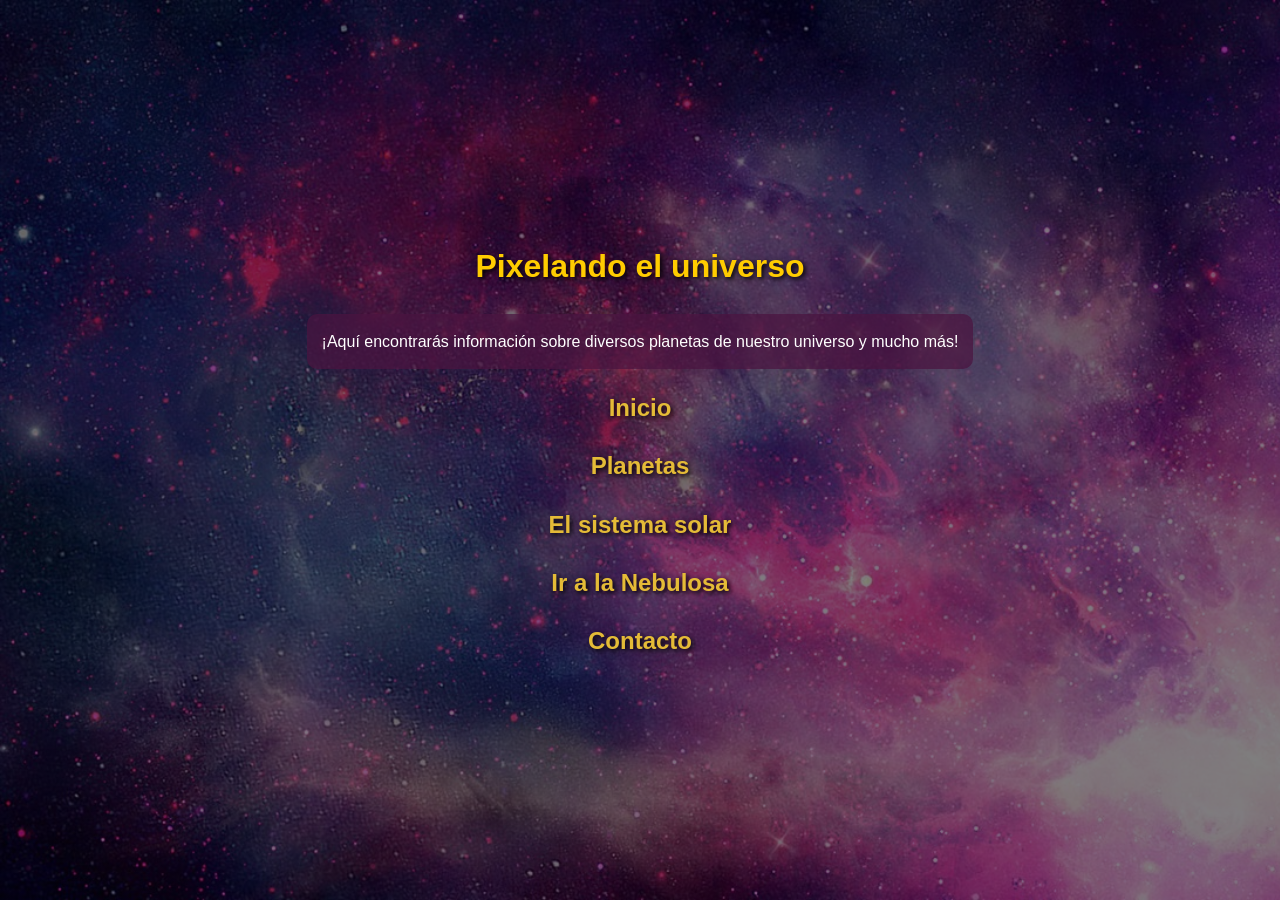
<file: index.html>
<!DOCTYPE html>
<html lang="es">
    <head>
        <meta charset="utf-8">
        <meta name="descripción" content="Web sobre planetas">
        <meta name="author" content="Juan Aguete">
        <title>Pixelando el universo</title>
        <link rel="stylesheet" href="planetas.css">
    </head>

    <!-- La clase "centrado" (definida en planetas.css) centra el contenido en vertical,
         porque esta página tiene poco texto y se quedaba pegada arriba. -->
    <body class="centrado">
        <header id="inicio">
            <h1>Pixelando el universo</h1>
            <p>¡Aquí encontrarás información sobre diversos planetas de nuestro universo y mucho más!</p>
            <nav>
                <h2><a href="introduccion.html">Inicio</a></h2>
                <h2><a href="planetas.html">Planetas</a></h2>
                <h2><a href="el-sistema-solar.html">El sistema solar</a></h2>
                <h2><a href="nebulosa.html" class="btn btn-info">Ir a la Nebulosa</a></h2>
                <h2><a href="sobre-mi.html">Contacto</a></h2>
            </nav>
        </header>
        <main>

        </main>
    </body>

</html>
</file>
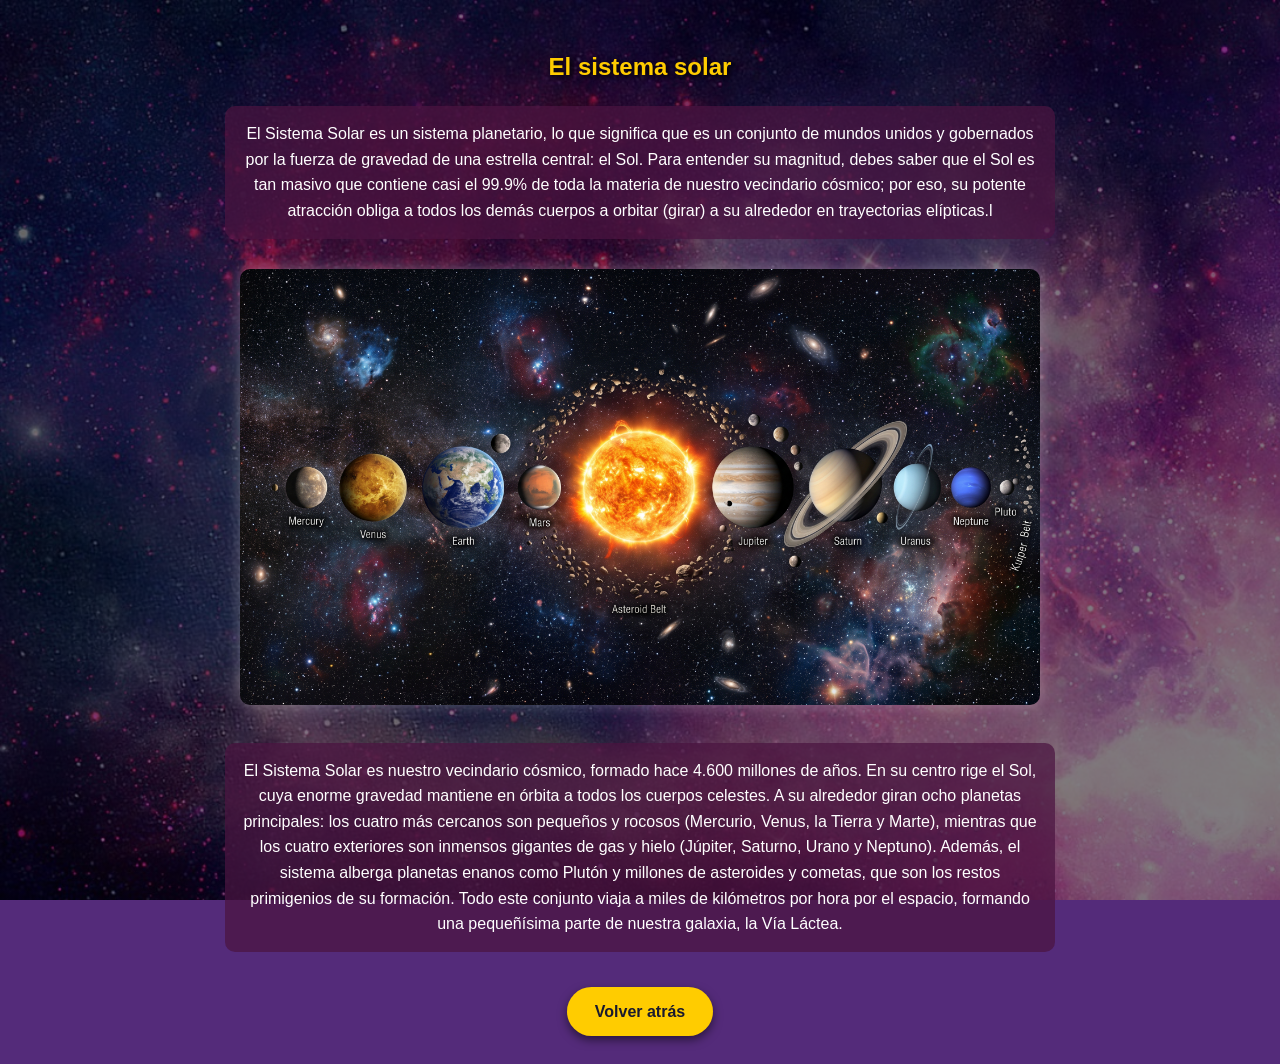
<file: el-sistema-solar.html>
<!DOCTYPE html>
<html lang="es">

<head>
    <meta charset="utf-8">
    <meta name="descripción" content="Web sobre planetas">
    <meta name="author" content="Juan Aguete">
    <title>El sistema solar</title>
    <link rel="stylesheet" href="planetas.css">
</head>

<body>
    <h2>El sistema solar</h2>
    <p>El Sistema Solar es un sistema planetario, lo que significa que es un conjunto de mundos unidos y gobernados por
        la fuerza de gravedad de una estrella central: el Sol.
        Para entender su magnitud, debes saber que el Sol es tan masivo que contiene casi el 99.9% de toda la materia de
        nuestro vecindario cósmico;
        por eso, su potente atracción obliga a todos los demás cuerpos a orbitar (girar) a su alrededor en trayectorias
        elípticas.l</p>
        <!-- La clase "imagen-grande" (definida en planetas.css) hace que esta imagen se vea a 800px en vez de 350px. -->
        <img class="imagen-grande" src="sistema_solar.jpg" alt="El sistema solar">

    <p>El Sistema Solar es nuestro vecindario cósmico, formado hace 4.600 millones de años. En su centro rige el Sol,
        cuya enorme gravedad mantiene en órbita a todos los cuerpos celestes. A su alrededor giran ocho planetas
        principales: los cuatro más cercanos son pequeños y rocosos (Mercurio, Venus, la Tierra y Marte), mientras que
        los cuatro exteriores son inmensos gigantes de gas y hielo (Júpiter, Saturno, Urano y Neptuno). Además, el
        sistema alberga planetas enanos como Plutón y millones de asteroides y cometas, que son los restos primigenios
        de su formación. Todo este conjunto viaja a miles de kilómetros por hora por el espacio, formando una
        pequeñísima parte de nuestra galaxia, la Vía Láctea.</p>


    <!-- BOTÓN VOLVER: ahora el enlace <a> tiene la clase "boton-volver", que le da aspecto de botón
             (el diseño está en planetas.css). Ya no hace falta la etiqueta <button> ni las clases btn btn-primary. -->
    <a class="boton-volver" href="index.html">Volver atrás</a>


</body>

</html>
</file>
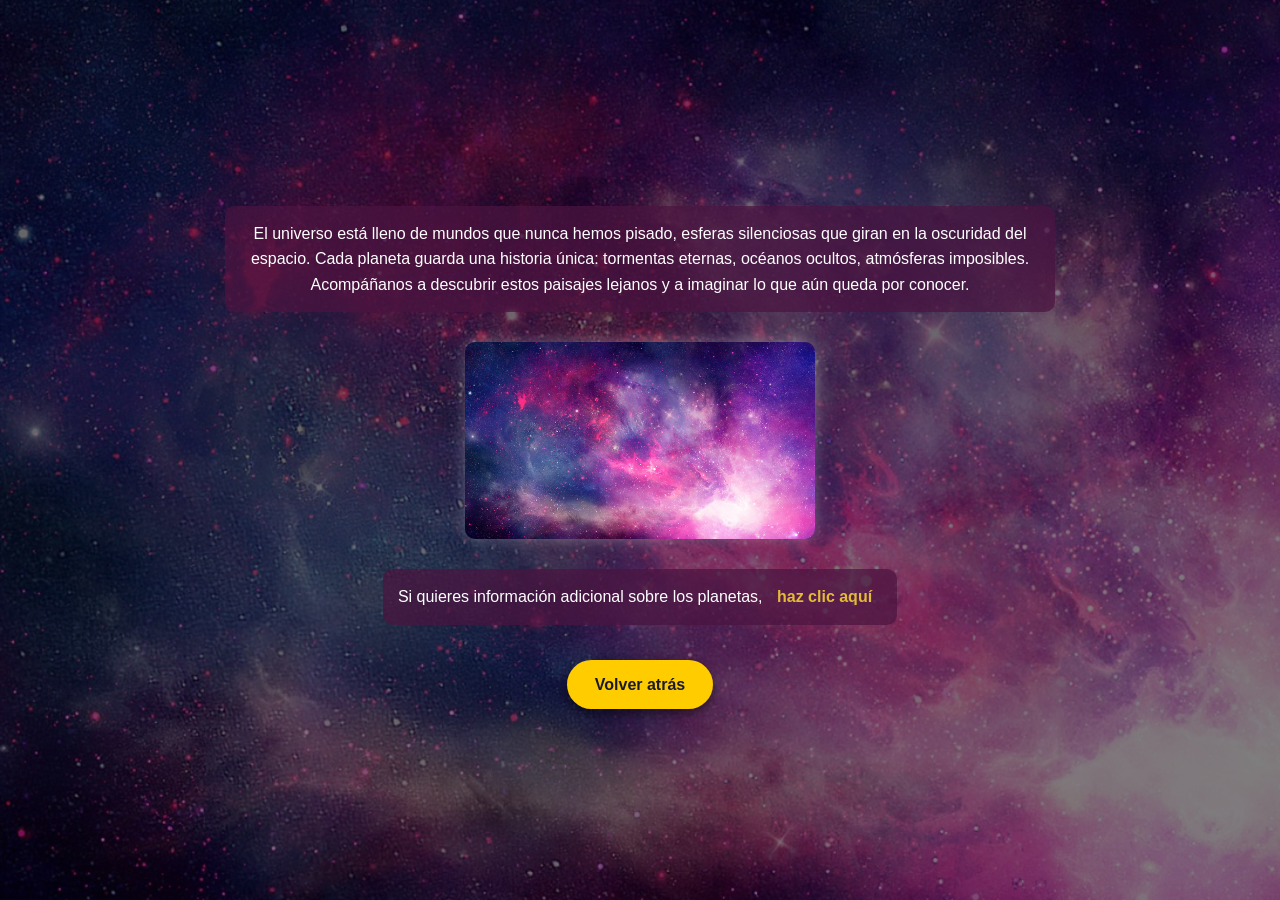
<file: introduccion.html>
<!DOCTYPE html>
<html lang="es">
    <head>
        <meta charset="utf-8">
        <meta name="descripción" content="Web sobre planetas">
        <meta name="author" content="Juan Aguete">
        <title>Introducción sobre los planetas</title>
        <link rel="stylesheet" href="planetas.css">
    </head>
    <!-- La clase "centrado" (definida en planetas.css) centra el contenido en vertical,
         porque esta página tiene poco texto y se quedaba pegada arriba. -->
    <body class="centrado">
        <p>
            El universo está lleno de mundos que nunca hemos pisado, esferas silenciosas que giran en la oscuridad del espacio.
            Cada planeta guarda una historia única: tormentas eternas, océanos ocultos, atmósferas imposibles.
            Acompáñanos a descubrir estos paisajes lejanos y a imaginar lo que aún queda por conocer.
        </p>
        <img src="espacio.jpg" alt="">

        <p>
            Si quieres información adicional sobre los planetas,
            <a href="planetasinfo.html">haz clic aquí</a>
        </p>

        <!-- BOTÓN VOLVER: ahora el enlace <a> tiene la clase "boton-volver", que le da aspecto de botón
             (el diseño está en planetas.css). Ya no hace falta la etiqueta <button> ni las clases btn btn-primary. -->
        <a class="boton-volver" href="index.html">Volver atrás</a>

    </body>
</html>
</file>
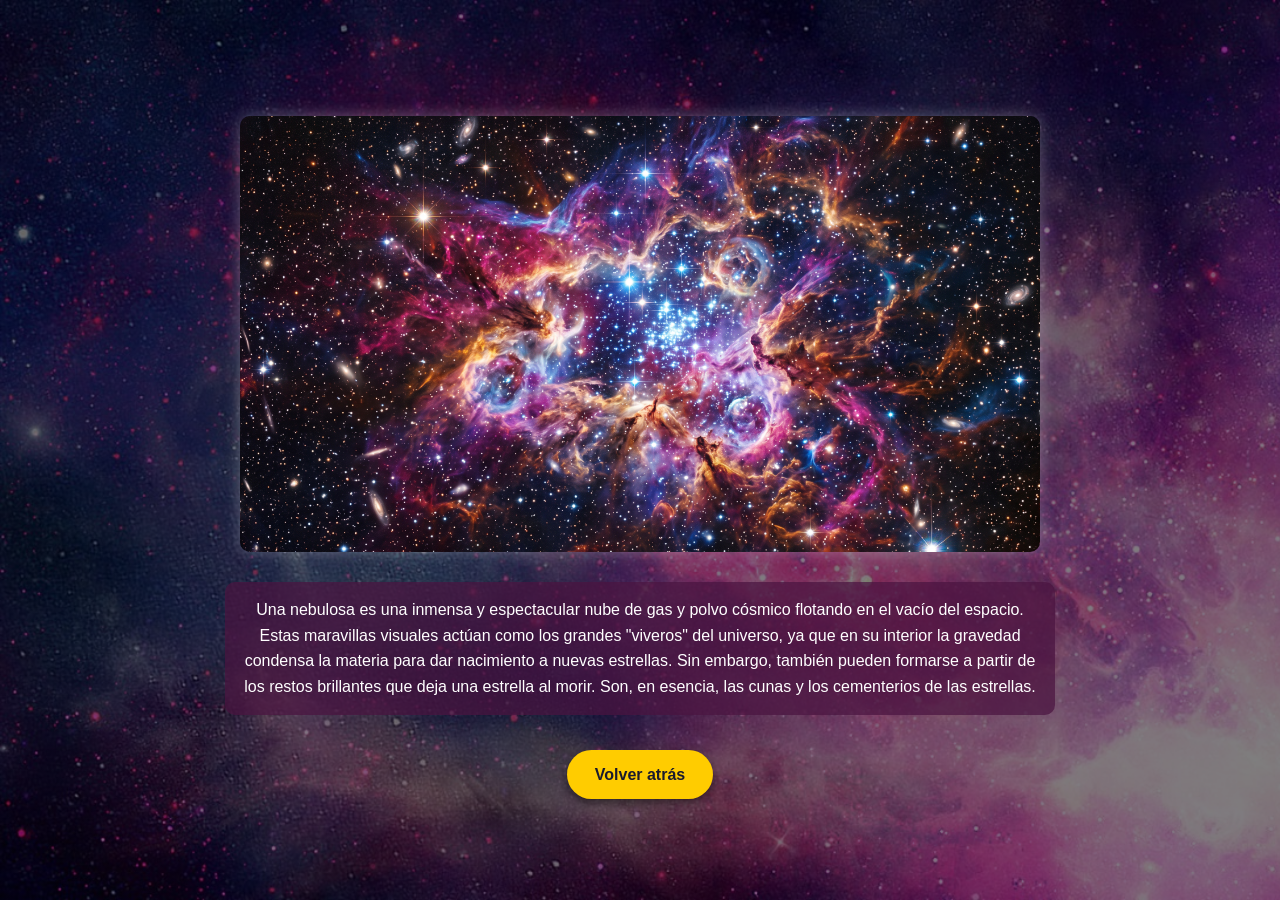
<file: nebulosa.html>
<!DOCTYPE html>
<html lang="es">

<head>
    <meta charset="utf-8">
    <meta name="descripción" content="Web sobre planetas">
    <meta name="author" content="Juan Aguete">
    <title>Las nebulosas</title>
    <link rel="stylesheet" href="planetas.css">
</head>

<!-- La clase "centrado" (definida en planetas.css) centra el contenido en vertical,
         porque esta página tiene poco texto y se quedaba pegada arriba. -->
<body class="centrado">

    <!-- La clase "imagen-grande" (definida en planetas.css) hace que esta imagen se vea a 800px en vez de 350px. -->
    <img class="imagen-grande" src="nebulosas2.jpg" alt="Una nebulosa">
    <p>Una nebulosa es una inmensa y espectacular nube de gas y polvo cósmico flotando en el vacío del espacio. Estas
        maravillas visuales actúan como los grandes "viveros" del universo, ya que en su interior la gravedad condensa
        la materia para dar nacimiento a nuevas estrellas. Sin embargo, también pueden formarse a partir de los restos
        brillantes que deja una estrella al morir. Son, en esencia, las cunas y los cementerios de las estrellas.</p>


    <!-- BOTÓN VOLVER: ahora el enlace <a> tiene la clase "boton-volver", que le da aspecto de botón
             (el diseño está en planetas.css). Ya no hace falta la etiqueta <button> ni las clases btn btn-primary. -->
    <a class="boton-volver" href="index.html">Volver atrás</a>


</body>

</html>
</file>
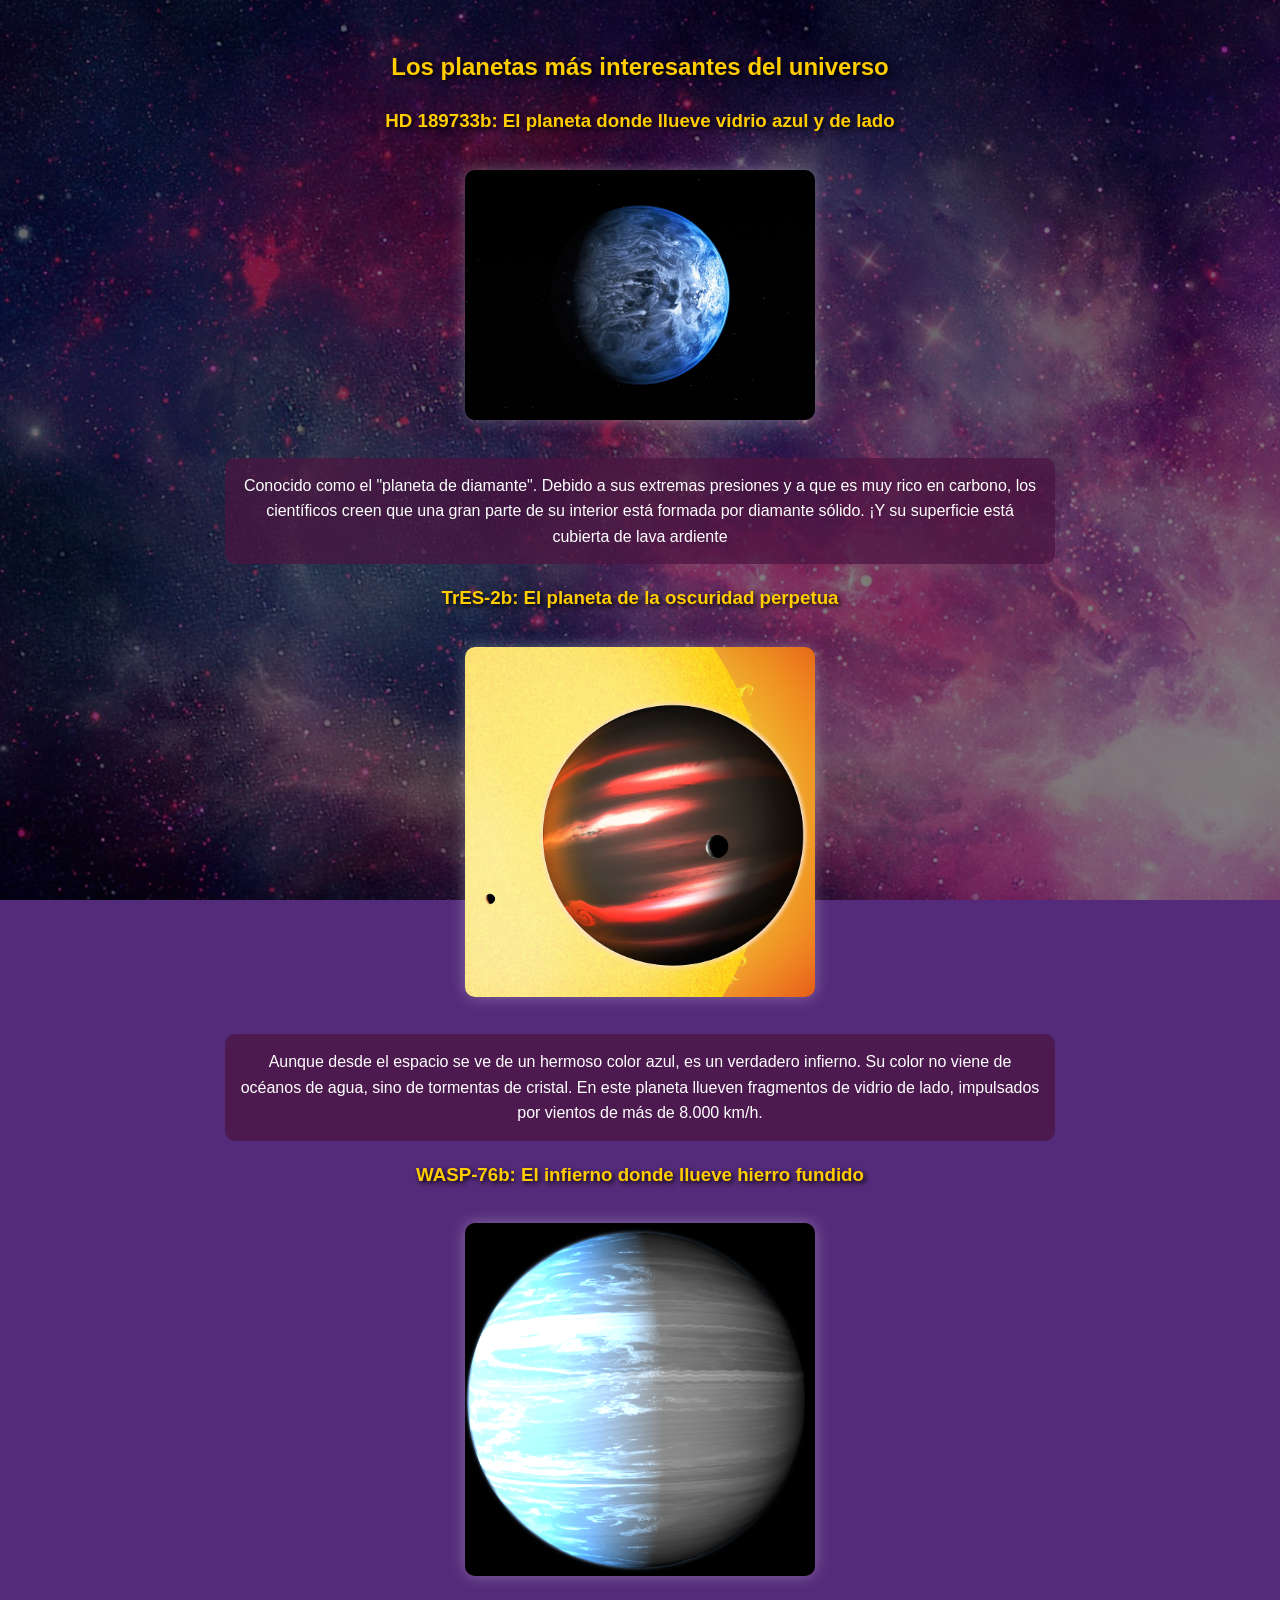
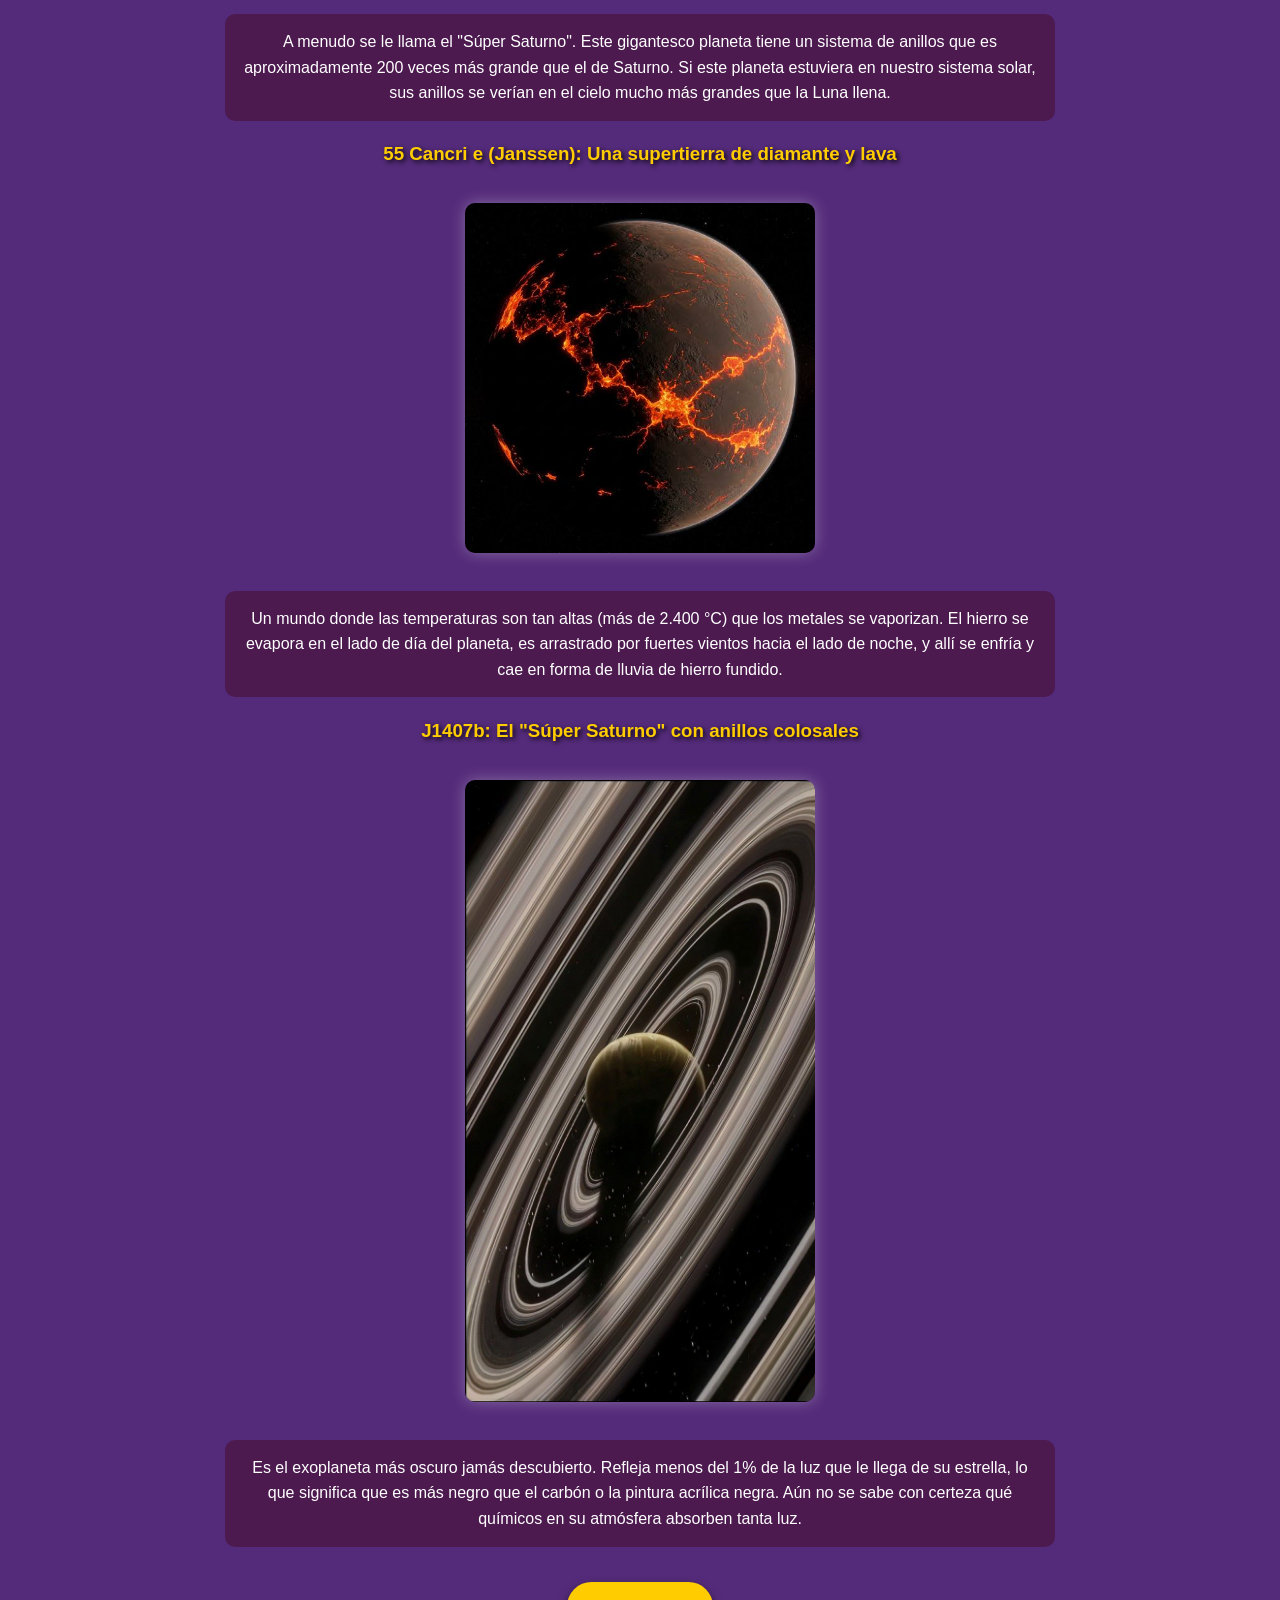
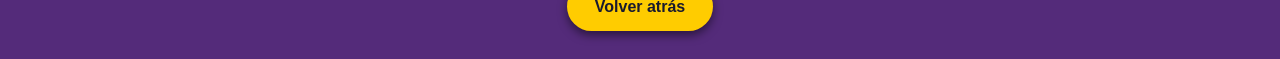
<file: planetas.html>
<!DOCTYPE html>
<html lang="es">

<head>
    <meta charset="utf-8">
    <meta name="descripción" content="Web sobre planetas">
    <meta name="author" content="Juan Aguete">
    <title>Los planetas</title>
    <link rel="stylesheet" href="planetas.css">
</head>

<body>
    <h2>Los planetas más interesantes del universo</h2>
    <article>
        <h3>HD 189733b: El planeta donde llueve vidrio azul y de lado</h3>
        <img src="HD 189733b.jpg" alt="">
        <p>
            Conocido como el "planeta de diamante". Debido a sus extremas presiones y a que es muy rico en carbono, los
            científicos creen que una gran parte de su interior está formada por diamante sólido. ¡Y su superficie está
            cubierta de lava ardiente
        </p>


        <h3>TrES-2b: El planeta de la oscuridad perpetua</h3>
        <img src="TrES-2b.jpg" alt="">
        <p>
            Aunque desde el espacio se ve de un hermoso color azul, es un verdadero infierno. Su color no viene de
            océanos de agua, sino de tormentas de cristal. En este planeta llueven fragmentos de vidrio de lado,
            impulsados por vientos de más de 8.000 km/h.
        </p>


        <h3>WASP-76b: El infierno donde llueve hierro fundido</h3>
        <img src="WASP-76b.png" alt="">
        <p>
            A menudo se le llama el "Súper Saturno". Este gigantesco planeta tiene un sistema de anillos que es
            aproximadamente 200 veces más grande que el de Saturno. Si este planeta estuviera en nuestro sistema solar,
            sus anillos se verían en el cielo mucho más grandes que la Luna llena.
        </p>


        <h3>55 Cancri e (Janssen): Una supertierra de diamante y lava</h3>
        <img src="55 Cancri e (Janssen).jpg" alt="">
        <p>
            Un mundo donde las temperaturas son tan altas (más de 2.400 °C) que los metales se vaporizan. El hierro se
            evapora en el lado de día del planeta, es arrastrado por fuertes vientos hacia el lado de noche, y allí se
            enfría y cae en forma de lluvia de hierro fundido.
        </p>


        <h3>J1407b: El "Súper Saturno" con anillos colosales</h3>
        <img src="J1407b.jpg" alt="">
        <p>
            Es el exoplaneta más oscuro jamás descubierto. Refleja menos del 1% de la luz que le llega de su estrella,
            lo que significa que es más negro que el carbón o la pintura acrílica negra. Aún no se sabe con certeza qué
            químicos en su atmósfera absorben tanta luz.
        </p>
    </article>

    <!-- BOTÓN VOLVER: ahora el enlace <a> tiene la clase "boton-volver", que le da aspecto de botón
             (el diseño está en planetas.css). Ya no hace falta la etiqueta <button> ni las clases btn btn-primary. -->
    <a class="boton-volver" href="index.html">Volver atrás</a>

</body>

</html>
</file>
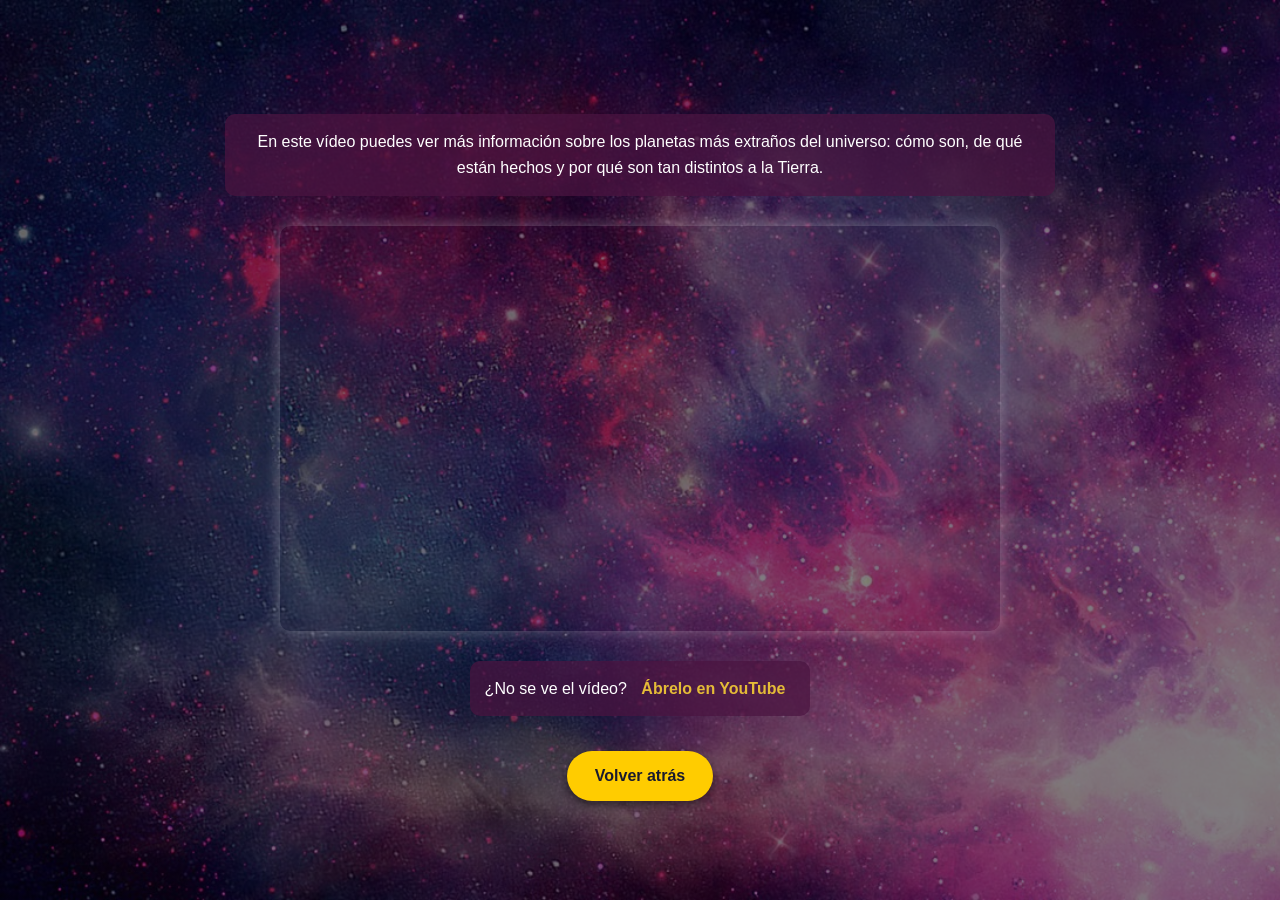
<file: planetasinfo.html>
<!DOCTYPE html>
<html lang="es">

<head>
    <meta charset="utf-8">
    <meta name="descripción" content="Web sobre planetas">
    <meta name="author" content="Juan Aguete">
    <title>Información sobre planetas</title>
    <link rel="stylesheet" href="planetas.css">
</head>
<!-- La clase "centrado" (definida en planetas.css) centra el contenido en vertical,
         porque esta página tiene poco texto y se quedaba pegada arriba. -->

<body class="centrado">

    <!-- EXPLICACIÓN: un párrafo normal que dice al visitante qué va a ver en el vídeo.
         Cambia este texto por lo que realmente trate tu vídeo. -->
    <p>
        En este vídeo puedes ver más información sobre los planetas más extraños del universo:
        cómo son, de qué están hechos y por qué son tan distintos a la Tierra.
    </p>

    <!-- VÍDEO INCRUSTADO (previsualización de YouTube)
         Para incrustar un vídeo se usa la etiqueta <iframe>, que muestra una página dentro de otra.
         Cómo conseguir la dirección (src):
           1. Enlace normal del vídeo:  https://www.youtube.com/watch?v=9vTC8co9YAA
           2. El código que va después de "v=" es el ID del vídeo: 9vTC8co9YAA
           3. La dirección para incrustar es:  https://www.youtube.com/embed/  +  ID
         Antes había "ABC123XYZ", que es un ID de ejemplo y no existe, por eso daba error.

         Atributos:
           class="video-youtube"  -> le da tamaño y estilo (está en planetas.css)
           src                    -> la dirección del vídeo para incrustar
           title                  -> descripción del vídeo (ayuda a lectores de pantalla)
           referrerpolicy         -> evita el error de YouTube que a veces sale al incrustar vídeos
           allowfullscreen        -> permite ver el vídeo a pantalla completa -->
    <iframe class="video-youtube"
        src="https://www.youtube.com/embed/9vTC8co9YAA"
        title="Vídeo sobre los planetas"
        referrerpolicy="strict-origin-when-cross-origin"
        allowfullscreen>
    </iframe>

    <!-- ENLACE DE RESPALDO: por si el vídeo no carga, el visitante puede abrirlo directamente en YouTube -->
    <p>
        ¿No se ve el vídeo? <a href="https://www.youtube.com/watch?v=9vTC8co9YAA">Ábrelo en YouTube</a>
    </p>

    <!-- BOTÓN VOLVER: ahora el enlace <a> tiene la clase "boton-volver", que le da aspecto de botón
             (el diseño está en planetas.css). Ya no hace falta la etiqueta <button> ni las clases btn btn-primary. -->
    <a class="boton-volver" href="index.html">Volver atrás</a>

</body>

</html>
</file>
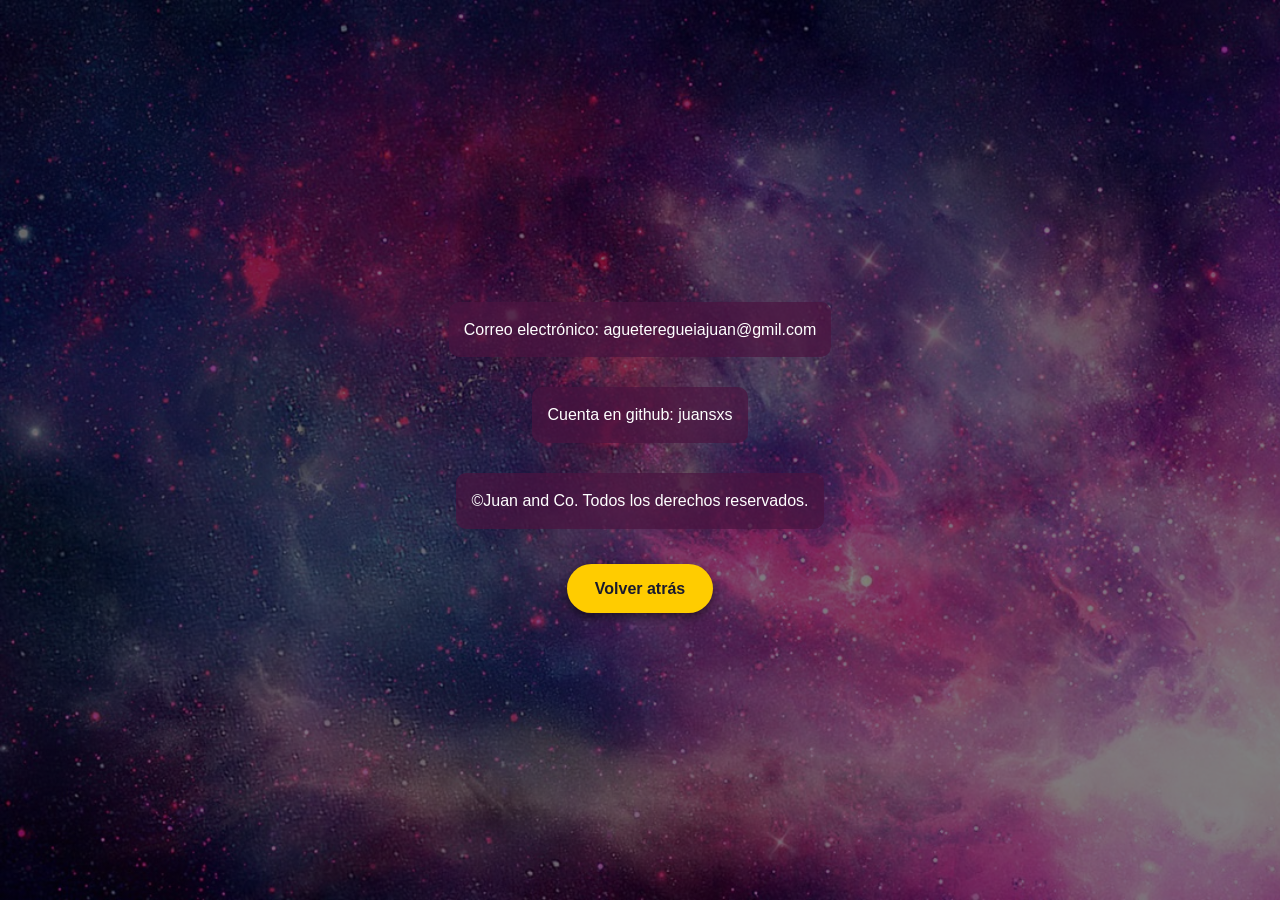
<file: sobre-mi.html>
<!DOCTYPE html>
<html lang="es">
    <head>
        <meta charset="utf-8">
        <meta name="descripción" content="Web sobre planetas">
        <meta name="author" content="Juan Aguete">
        <title>Información sobre mi</title>
        <link rel="stylesheet" href="planetas.css">
    </head>
    <!-- La clase "centrado" (definida en planetas.css) centra el contenido en vertical,
         porque esta página tiene poco texto y se quedaba pegada arriba. -->
    <body class="centrado">
        <p>Correo electrónico: agueteregueiajuan@gmil.com</p>
        <p>Cuenta en github: juansxs</p>
        <p>&copy;Juan and Co. Todos los derechos reservados.</p>

        <!-- BOTÓN VOLVER: ahora el enlace <a> tiene la clase "boton-volver", que le da aspecto de botón
             (el diseño está en planetas.css). Ya no hace falta la etiqueta <button> ni las clases btn btn-primary. -->
        <a class="boton-volver" href="index.html">Volver atrás</a>

    </body>
</html>
</file>
<file: planetas.css>
/* --- ESTILOS GENERALES DE LA PÁGINA --- */
body {
    /* Usamos tu imagen del espacio como fondo */
    background-color: rgb(84, 43, 122); /* Color de respaldo: se ve mientras carga la imagen */
    /* Imagen de fondo con una capa negra al 50% encima para que el texto se lea bien */
    background-image: linear-gradient(rgba(0, 0, 0, 0.5), rgba(0, 0, 0, 0.5)), url("espacio.jpg");
    background-size: cover; /* Hace que la imagen ocupe toda la pantalla */
    background-attachment: fixed; /* El fondo se queda quieto al hacer scroll */
    
    /* Cambiamos el tipo de letra y la ponemos blanca para que se lea bien en la oscuridad */
    font-family: Arial, Helvetica, sans-serif;
    color: #ffffff; 
    
    /* Un poco de espacio a los bordes y centramos todo por defecto */
    padding: 20px;
    text-align: center;
    line-height: 1.6; /* Separa un poco las líneas de texto para leer mejor */
}

/* --- ESTILOS PARA LOS TÍTULOS --- */
h1, h2, h3 {
    color: #ffcc00; /* Un color amarillo/dorado espacial para que resalten */
    text-shadow: 2px 2px 5px black; /* Una pequeña sombra negra para que destaquen sobre las estrellas */
}

/* --- ESTILOS PARA LOS PÁRRAFOS --- */
p {
    /* Fondo negro semitransparente para que el texto no se confunda con la imagen de fondo */
    background-color: #4b1440b7; 
    max-width: 800px; /* Evita que las líneas de texto sean demasiado largas en pantallas grandes */
    margin: 15px auto; /* Centra el bloque de texto */
    padding: 15px; /* Espacio por dentro del cuadro */
    border-radius: 10px; /* Bordes redondeados */
}

/* --- ESTILOS PARA LAS IMÁGENES (Modificando lo que ya tenías) --- */
img {
    width: 350px;
    border-radius: 10px; /* Bordes suavemente redondeados */
    margin: 15px; /* Espacio alrededor de la imagen */
    box-shadow: 0px 0px 15px rgba(255, 255, 255, 0.3); /* Le da un ligero brillo blanco alrededor */
}

/* --- ESTILOS PARA LOS ENLACES (El menú de navegación, etc.) --- */
a {
    color: #e4bb37; /* Un azul claro */
    text-decoration: none; /* Le quita el subrayado feo de por defecto */
    font-weight: bold;
    margin: 0 10px;
}

/* Efecto cuando pasas el ratón por encima del enlace */
a:hover {
    color: #b37f1e; /* Se vuelve amarillo */
    text-decoration: underline; /* Aparece el subrayado */
}




/* --- IMÁGENES GRANDES ---
   Antes TODAS las imágenes medían 350px (por la regla "img" de arriba).
   Esta clase solo se la ponemos a las imágenes que queremos más grandes
   (el sistema solar y la nebulosa), así las demás no cambian. */
.imagen-grande {
    width: 800px;     /* Mismo ancho máximo que los párrafos, queda alineado */
    max-width: 90%;   /* Si la pantalla es pequeña (móvil), la imagen se encoge para no salirse */
}

/* --- BOTÓN DE "VOLVER ATRÁS" ---
   Antes era <button><a class="btn btn-primary">. Esas clases (btn, btn-primary)
   son de una librería llamada Bootstrap que no estás usando, así que no hacían nada.
   Ahora el propio enlace <a> se convierte en un botón con CSS. */
.boton-volver {
    display: inline-block;          /* Permite que el enlace tenga alto, ancho y márgenes como una caja */
    margin: 20px 0 0 0;             /* Separación con lo de arriba (anula el margin: 0 10px de la regla "a") */
    padding: 12px 28px;             /* Espacio entre el texto y el borde del botón */
    background-color: #ffcc00;      /* Fondo amarillo, igual que los títulos */
    color: #1a1a2e;                 /* Texto oscuro para que se lea bien sobre el amarillo */
    border-radius: 25px;            /* Bordes muy redondeados: forma de píldora */
    box-shadow: 0px 4px 10px rgba(0, 0, 0, 0.5); /* Sombra para que parezca que sobresale */
    transition: background-color 0.3s, transform 0.3s; /* Hace que los cambios del hover sean suaves */
}

/* Cuando pasas el ratón por encima del botón */
.boton-volver:hover {
    background-color: #ffe066;      /* Se pone un amarillo más claro */
    color: #1a1a2e;                 /* Mantenemos el texto oscuro (la regla "a:hover" lo cambiaba) */
    text-decoration: none;          /* Quitamos el subrayado que ponía "a:hover" */
    transform: translateY(-3px);    /* El botón sube un poquito, como si se levantara */
}

/* --- CENTRAR EL CONTENIDO EN PÁGINAS CORTAS ---
   En las páginas con poco texto todo se quedaba pegado arriba y quedaba
   un hueco enorme debajo. Con esta clase el contenido se centra en vertical.
   Solo se la ponemos al <body> de las páginas cortas. */
body.centrado {
    margin: 0;                      /* Quitamos el margen por defecto del navegador para que no salga barra de scroll de más */
    min-height: 100vh;              /* El body mide como mínimo el alto de la ventana (100vh = 100% del alto visible) */
    box-sizing: border-box;         /* El padding de 20px cuenta dentro de esos 100vh, no se suma por fuera */
    display: flex;                  /* Activa "flexbox": una forma sencilla de colocar los elementos hijos */
    flex-direction: column;         /* Los elementos se apilan uno debajo de otro (en vertical) */
    justify-content: center;        /* Los centra en vertical (arriba/abajo) */
    align-items: center;            /* Los centra en horizontal (izquierda/derecha) */
}
/* --- VÍDEO DE YOUTUBE ---
   Un <iframe> sin tamaño se ve diminuto (300x150px por defecto).
   Con esta clase le damos un tamaño adecuado y bordes como al resto de la web. */
.video-youtube {
    width: 720px;              /* Ancho del vídeo en pantallas grandes */
    max-width: 90%;            /* En el móvil se encoge para no salirse de la pantalla */
    aspect-ratio: 16 / 9;      /* Mantiene la forma panorámica de YouTube: el alto se calcula solo a partir del ancho */
    border: none;              /* Quita el borde gris que los iframes traen por defecto */
    border-radius: 10px;       /* Bordes redondeados, igual que las imágenes */
    margin: 15px 0;            /* Espacio arriba y abajo del vídeo */
    box-shadow: 0px 0px 15px rgba(255, 255, 255, 0.3); /* Mismo brillo suave que las imágenes */
}
</file>
